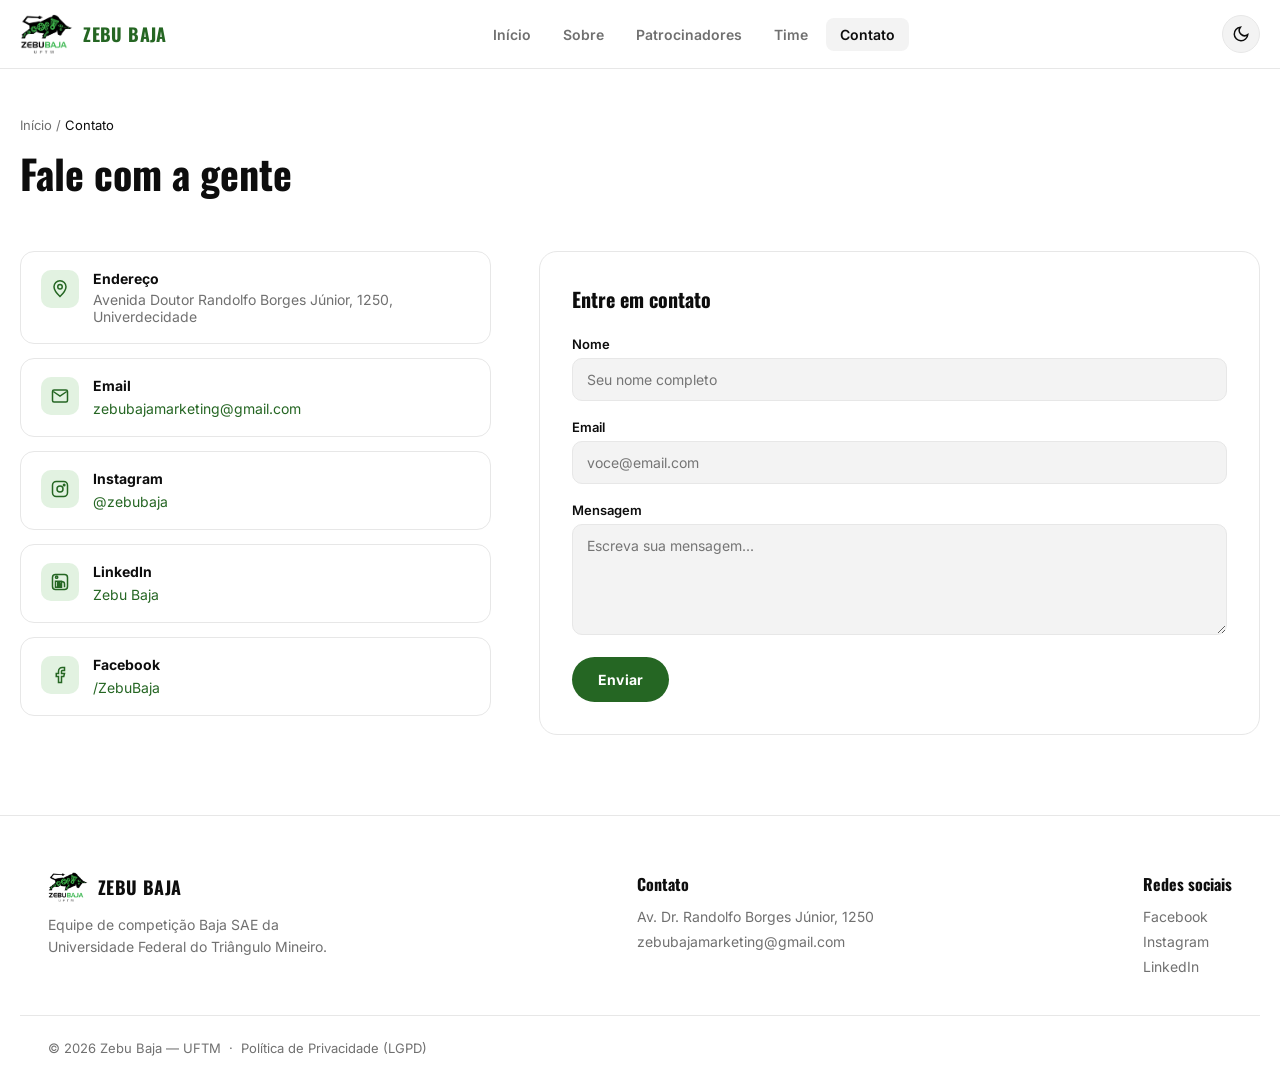
<file: contato.html>
<!doctype html>
<html lang="pt-BR">
<head>
<meta charset="utf-8">
<meta name="viewport" content="width=device-width, initial-scale=1.0">
<title>Zebu Baja — Contato</title>
<link rel="icon" href="assets/img/logo-light.png">
<link rel="preconnect" href="https://fonts.googleapis.com">
<link href="https://fonts.googleapis.com/css2?family=Oswald:wght@500;600;700&family=Inter:wght@400;500;600;700&display=swap" rel="stylesheet">
<link rel="stylesheet" href="css/style.css">
</head>
<body>
<header class="site-header">
  <div class="wrap nav-row" style="position:relative;">
    <a href="index.html" class="brand">
      <img src="assets/img/logo-light.png" alt="Zebu Baja" class="logo-img logo-light-img">
      <img src="assets/img/logo-dark.png" alt="Zebu Baja" class="logo-img logo-dark-img">
      <span class="brand-name">ZEBU BAJA</span>
    </a>
    <nav class="nav-links" data-nav-links>
        <a href="index.html">Início</a>
        <a href="sobre.html">Sobre</a>
        <a href="patrocinadores.html">Patrocinadores</a>
        <a href="time.html">Time</a>
        <a href="contato.html" class="active">Contato</a>
    </nav>
    <div class="nav-actions">
      <button class="theme-toggle" data-theme-toggle aria-label="Alternar modo claro/escuro" type="button">
        <svg class="icon-moon" viewBox="0 0 24 24" fill="none" stroke="currentColor" stroke-width="2" aria-hidden="true"><path d="M21 12.8A9 9 0 1 1 11.2 3 7 7 0 0 0 21 12.8z"/></svg>
        <svg class="icon-sun" viewBox="0 0 24 24" fill="none" stroke="currentColor" stroke-width="2" aria-hidden="true"><circle cx="12" cy="12" r="4"/><path d="M12 2v2M12 20v2M4.9 4.9l1.4 1.4M17.7 17.7l1.4 1.4M2 12h2M20 12h2M4.9 19.1l1.4-1.4M17.7 6.3l1.4-1.4"/></svg>
      </button>
      <button class="hamburger" data-hamburger aria-label="Abrir menu" aria-expanded="false" type="button">
        <span class="bar"></span><span class="bar"></span><span class="bar"></span>
      </button>
    </div>
  </div>
</header>

<div class="wrap page-head">
  <div class="breadcrumb"><a href="index.html">Início</a> / <span>Contato</span></div>
  <h1>Fale com a gente</h1>
</div>

<section class="wrap page-section" style="display:flex; flex-wrap:wrap; gap:48px;">

  <div style="flex:1 1 320px; min-width:0; display:flex; flex-direction:column; gap:14px;">
    <div class="info-card">
      <div class="ic"><svg width="18" height="18" viewBox="0 0 24 24" fill="none" stroke-width="2" aria-hidden="true"><path d="M12 22s8-7.5 8-13a8 8 0 1 0-16 0c0 5.5 8 13 8 13z"/><circle cx="12" cy="9" r="3"/></svg></div>
      <div>
        <div style="color:var(--text); font-weight:700; font-size:14px; margin-bottom:4px;">Endereço</div>
        <div style="color:var(--muted); font-size:14px;">Avenida Doutor Randolfo Borges Júnior, 1250, Univerdecidade</div>
      </div>
    </div>
    <div class="info-card">
      <div class="ic"><svg width="18" height="18" viewBox="0 0 24 24" fill="none" stroke-width="2" aria-hidden="true"><rect x="2" y="4" width="20" height="16" rx="2"/><path d="m3 6 9 6 9-6"/></svg></div>
      <div>
        <div style="color:var(--text); font-weight:700; font-size:14px; margin-bottom:4px;">Email</div>
        <a href="mailto:zebubajamarketing@gmail.com" style="font-size:14px;">zebubajamarketing@gmail.com</a>
      </div>
    </div>
    <div class="info-card">
      <div class="ic"><svg width="18" height="18" viewBox="0 0 24 24" fill="none" stroke-width="2" aria-hidden="true"><rect x="2" y="2" width="20" height="20" rx="5"/><circle cx="12" cy="12" r="4"/><circle cx="17.5" cy="6.5" r="1"/></svg></div>
      <div>
        <div style="color:var(--text); font-weight:700; font-size:14px; margin-bottom:4px;">Instagram</div>
        <a href="https://www.instagram.com/zebubaja/" style="font-size:14px;">@zebubaja</a>
      </div>
    </div>
    <div class="info-card">
      <div class="ic"><svg width="18" height="18" viewBox="0 0 24 24" fill="none" stroke-width="2" aria-hidden="true"><path d="M18 2a4 4 0 0 1 4 4v12a4 4 0 0 1-4 4H6a4 4 0 0 1-4-4V6a4 4 0 0 1 4-4z"/><path d="M9 11H6v8h3zm0-5.5A1.5 1.5 0 1 1 7.5 4 1.5 1.5 0 0 1 9 5.5zM18 19v-4.5c0-2-1-3-2.5-3S13 13 13 14.5V19m-2-8h3v8h-3z"/></svg></div>
      <div>
        <div style="color:var(--text); font-weight:700; font-size:14px; margin-bottom:4px;">LinkedIn</div>
        <a href="https://www.linkedin.com/company/zebu-baja/" style="font-size:14px;">Zebu Baja</a>
      </div>
    </div>
    <div class="info-card">
      <div class="ic"><svg width="18" height="18" viewBox="0 0 24 24" fill="none" stroke-width="2" aria-hidden="true"><path d="M18 2h-3a5 5 0 0 0-5 5v3H7v4h3v8h4v-8h3l1-4h-4V7a1 1 0 0 1 1-1h3z"/></svg></div>
      <div>
        <div style="color:var(--text); font-weight:700; font-size:14px; margin-bottom:4px;">Facebook</div>
        <a href="https://www.facebook.com/ZebuBaja" style="font-size:14px;">/ZebuBaja</a>
      </div>
    </div>
  </div>

  <form class="form-card" style="flex:2 1 420px; min-width:0;" data-contact-form novalidate>
    <h2 style="font-size:20px; margin-bottom:22px;">Entre em contato</h2>
    <div class="field">
      <label for="name">Nome</label>
      <input id="name" name="name" type="text" placeholder="Seu nome completo" required>
    </div>
    <div class="field">
      <label for="email">Email</label>
      <input id="email" name="email" type="email" placeholder="voce@email.com" required>
    </div>
    <div class="field">
      <label for="msg">Mensagem</label>
      <textarea id="msg" name="msg" rows="5" placeholder="Escreva sua mensagem..." required></textarea>
    </div>
    <button type="submit" class="btn btn-primary">Enviar</button>
    <p data-contact-status style="margin:14px 0 0; font-size:13px; color:var(--muted); display:none;"></p>
  </form>
</section>
<footer class="site-footer">
  <div class="wrap footer-grid">
    <div class="footer-col">
      <div class="brand">
        <img src="assets/img/logo-light.png" alt="" class="logo-img logo-light-img">
        <img src="assets/img/logo-dark.png" alt="" class="logo-img logo-dark-img">
        <span class="brand-name">ZEBU BAJA</span>
      </div>
      <p>Equipe de competição Baja SAE da Universidade Federal do Triângulo Mineiro.</p>
    </div>
    <div class="footer-col">
      <div class="footer-heading">Contato</div>
      <div class="footer-links">
        <span style="color:var(--muted); font-size:14px;">Av. Dr. Randolfo Borges Júnior, 1250</span>
        <a href="mailto:zebubajamarketing@gmail.com">zebubajamarketing@gmail.com</a>
      </div>
    </div>
    <div class="footer-col">
      <div class="footer-heading">Redes sociais</div>
      <div class="footer-links">
        <a href="https://www.facebook.com/ZebuBaja">Facebook</a>
        <a href="https://www.instagram.com/zebubaja/">Instagram</a>
        <a href="https://www.linkedin.com/company/zebu-baja/">LinkedIn</a>
      </div>
    </div>
  </div>
  <div class="footer-bottom">© 2026 Zebu Baja — UFTM &nbsp;·&nbsp; <a href="privacidade.html" style="color:var(--muted);">Política de Privacidade (LGPD)</a></div>
</footer>

<script src="js/main.js"></script>
</body>
</html>
</file>
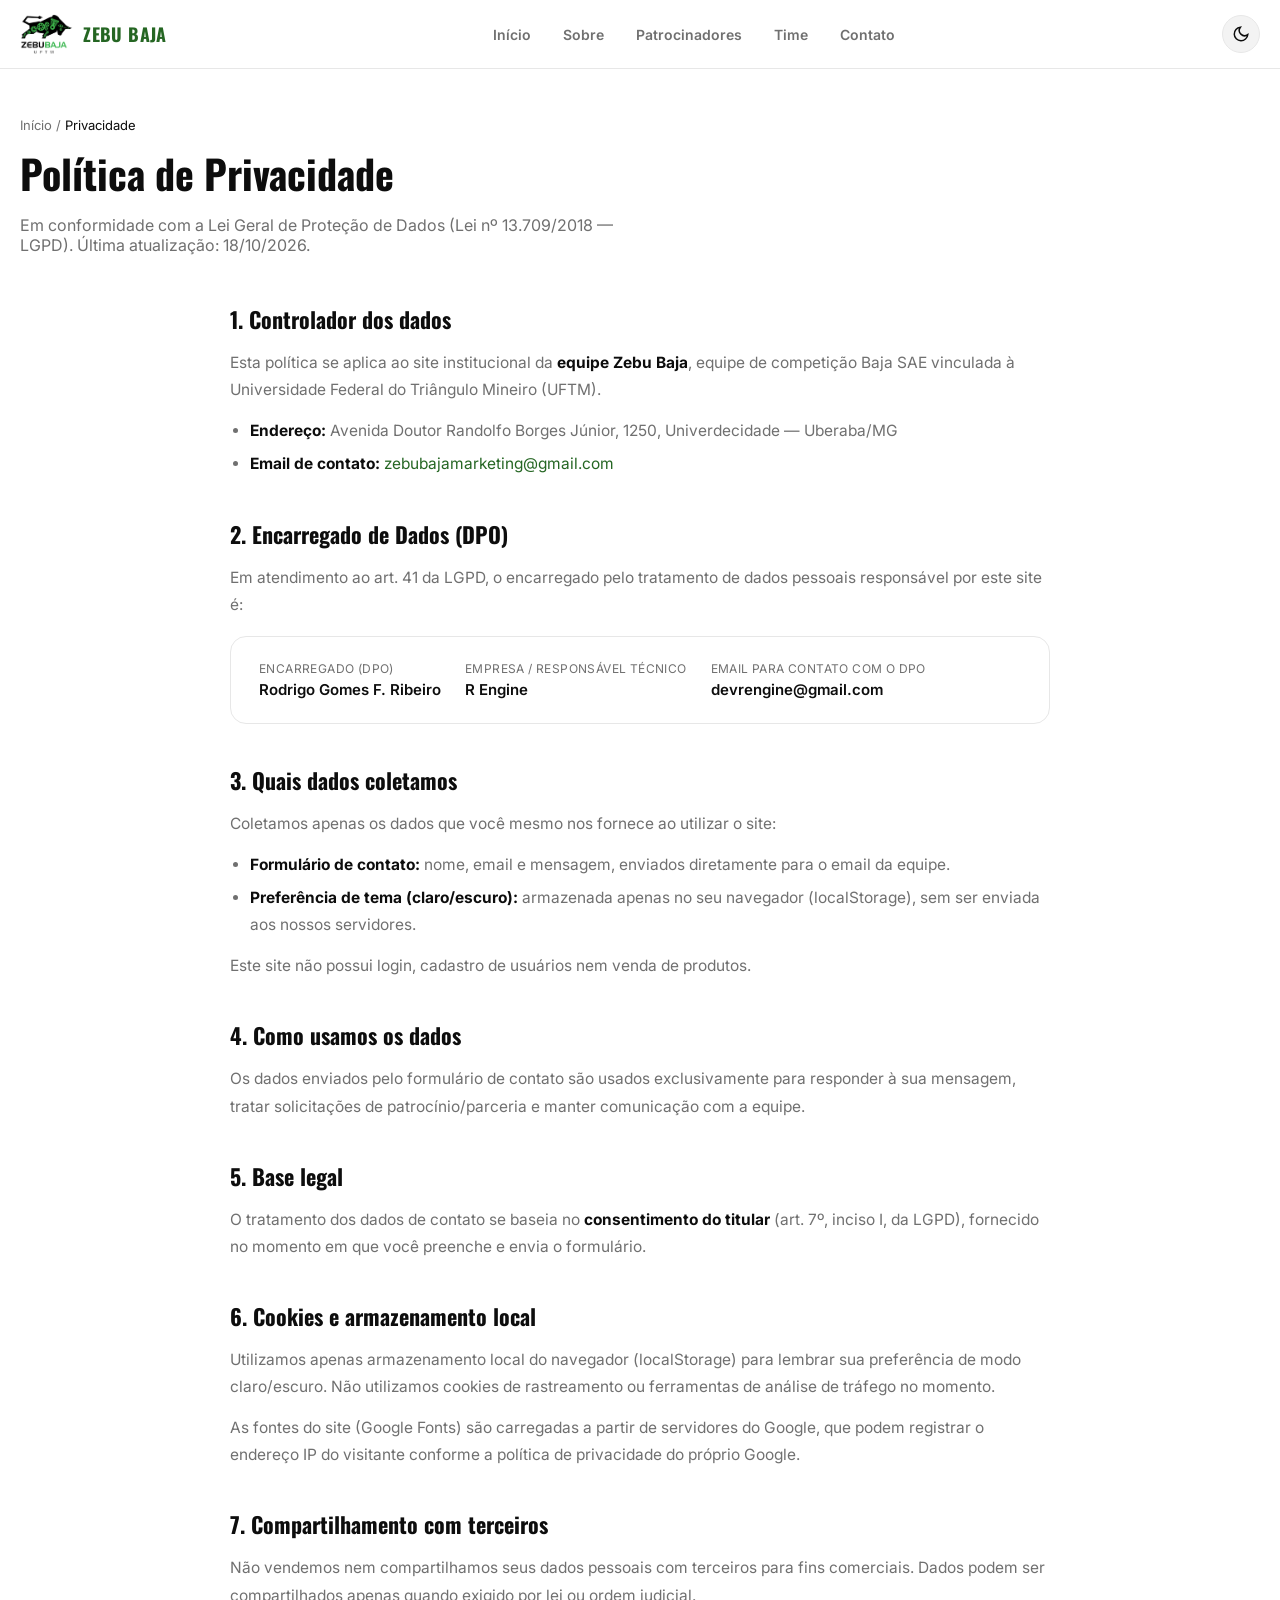
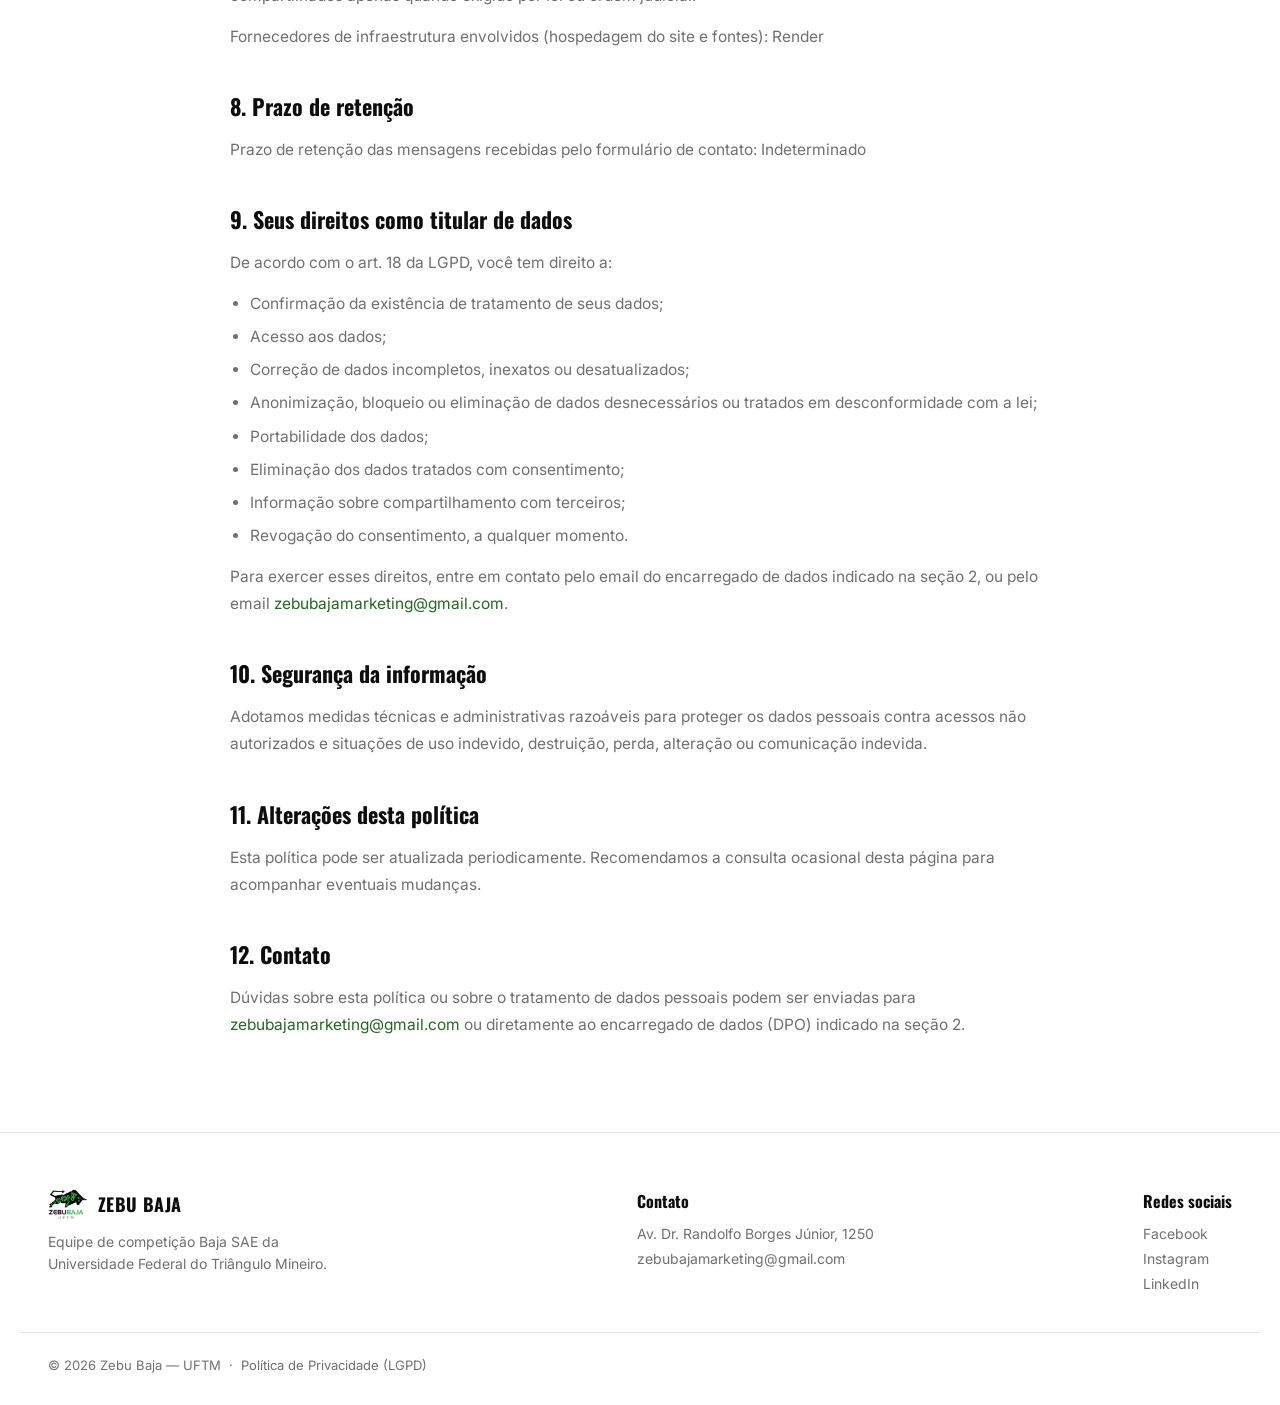
<file: privacidade.html>
<!doctype html>
<html lang="pt-BR">
<head>
<meta charset="utf-8">
<meta name="viewport" content="width=device-width, initial-scale=1.0">
<title>Zebu Baja — Privacidade (LGPD)</title>
<link rel="icon" href="assets/img/logo-light.png">
<link rel="preconnect" href="https://fonts.googleapis.com">
<link href="https://fonts.googleapis.com/css2?family=Oswald:wght@500;600;700&family=Inter:wght@400;500;600;700&display=swap" rel="stylesheet">
<link rel="stylesheet" href="css/style.css">
</head>
<body>
<header class="site-header">
  <div class="wrap nav-row" style="position:relative;">
    <a href="index.html" class="brand">
      <img src="assets/img/logo-light.png" alt="Zebu Baja" class="logo-img logo-light-img">
      <img src="assets/img/logo-dark.png" alt="Zebu Baja" class="logo-img logo-dark-img">
      <span class="brand-name">ZEBU BAJA</span>
    </a>
    <nav class="nav-links" data-nav-links>
        <a href="index.html">Início</a>
        <a href="sobre.html">Sobre</a>
        <a href="patrocinadores.html">Patrocinadores</a>
        <a href="time.html">Time</a>
        <a href="contato.html">Contato</a>
    </nav>
    <div class="nav-actions">
      <button class="theme-toggle" data-theme-toggle aria-label="Alternar modo claro/escuro" type="button">
        <svg class="icon-moon" viewBox="0 0 24 24" fill="none" stroke="currentColor" stroke-width="2" aria-hidden="true"><path d="M21 12.8A9 9 0 1 1 11.2 3 7 7 0 0 0 21 12.8z"/></svg>
        <svg class="icon-sun" viewBox="0 0 24 24" fill="none" stroke="currentColor" stroke-width="2" aria-hidden="true"><circle cx="12" cy="12" r="4"/><path d="M12 2v2M12 20v2M4.9 4.9l1.4 1.4M17.7 17.7l1.4 1.4M2 12h2M20 12h2M4.9 19.1l1.4-1.4M17.7 6.3l1.4-1.4"/></svg>
      </button>
      <button class="hamburger" data-hamburger aria-label="Abrir menu" aria-expanded="false" type="button">
        <span class="bar"></span><span class="bar"></span><span class="bar"></span>
      </button>
    </div>
  </div>
</header>

<div class="wrap page-head">
  <div class="breadcrumb"><a href="index.html">Início</a> / <span>Privacidade</span></div>
  <h1>Política de Privacidade</h1>
  <p class="page-lede">Em conformidade com a Lei Geral de Proteção de Dados (Lei nº 13.709/2018 — LGPD). Última atualização: 18/10/2026.</p>
</div>

<section class="wrap page-section legal">

  <h2>1. Controlador dos dados</h2>
  <p>Esta política se aplica ao site institucional da <strong>equipe Zebu Baja</strong>, equipe de competição Baja SAE vinculada à Universidade Federal do Triângulo Mineiro (UFTM).</p>
  <ul>
    <li><strong>Endereço:</strong> Avenida Doutor Randolfo Borges Júnior, 1250, Univerdecidade — Uberaba/MG</li>
    <li><strong>Email de contato:</strong> <a href="mailto:zebubajamarketing@gmail.com">zebubajamarketing@gmail.com</a></li>
  </ul>

  <h2>2. Encarregado de Dados (DPO)</h2>
  <p>Em atendimento ao art. 41 da LGPD, o encarregado pelo tratamento de dados pessoais responsável por este site é:</p>
  <div class="dpo-card">
    <div class="dpo-field">
      <div class="field-label">Encarregado (DPO)</div>
      <div class="field-value">Rodrigo Gomes F. Ribeiro</div>
    </div>
    <div class="dpo-field">
      <div class="field-label">Empresa / Responsável técnico</div>
      <div class="field-value">R Engine</div>
    </div>
    <div class="dpo-field">
      <div class="field-label">Email para contato com o DPO</div>
      <div class="field-value">devrengine@gmail.com</div>
    </div>
  </div>

  <h2>3. Quais dados coletamos</h2>
  <p>Coletamos apenas os dados que você mesmo nos fornece ao utilizar o site:</p>
  <ul>
    <li><strong>Formulário de contato:</strong> nome, email e mensagem, enviados diretamente para o email da equipe.</li>
    <li><strong>Preferência de tema (claro/escuro):</strong> armazenada apenas no seu navegador (localStorage), sem ser enviada aos nossos servidores.</li>
  </ul>
  <p>Este site não possui login, cadastro de usuários nem venda de produtos.</p>

  <h2>4. Como usamos os dados</h2>
  <p>Os dados enviados pelo formulário de contato são usados exclusivamente para responder à sua mensagem, tratar solicitações de patrocínio/parceria e manter comunicação com a equipe.</p>

  <h2>5. Base legal</h2>
  <p>O tratamento dos dados de contato se baseia no <strong>consentimento do titular</strong> (art. 7º, inciso I, da LGPD), fornecido no momento em que você preenche e envia o formulário.</p>

  <h2>6. Cookies e armazenamento local</h2>
  <p>Utilizamos apenas armazenamento local do navegador (localStorage) para lembrar sua preferência de modo claro/escuro. Não utilizamos cookies de rastreamento ou ferramentas de análise de tráfego no momento.</p>
  <p>As fontes do site (Google Fonts) são carregadas a partir de servidores do Google, que podem registrar o endereço IP do visitante conforme a política de privacidade do próprio Google.</p>

  <h2>7. Compartilhamento com terceiros</h2>
  <p>Não vendemos nem compartilhamos seus dados pessoais com terceiros para fins comerciais. Dados podem ser compartilhados apenas quando exigido por lei ou ordem judicial.</p>
  <p>Fornecedores de infraestrutura envolvidos (hospedagem do site e fontes): Render</p>

  <h2>8. Prazo de retenção</h2>
  <p>Prazo de retenção das mensagens recebidas pelo formulário de contato: Indeterminado</p>

  <h2>9. Seus direitos como titular de dados</h2>
  <p>De acordo com o art. 18 da LGPD, você tem direito a:</p>
  <ul>
    <li>Confirmação da existência de tratamento de seus dados;</li>
    <li>Acesso aos dados;</li>
    <li>Correção de dados incompletos, inexatos ou desatualizados;</li>
    <li>Anonimização, bloqueio ou eliminação de dados desnecessários ou tratados em desconformidade com a lei;</li>
    <li>Portabilidade dos dados;</li>
    <li>Eliminação dos dados tratados com consentimento;</li>
    <li>Informação sobre compartilhamento com terceiros;</li>
    <li>Revogação do consentimento, a qualquer momento.</li>
  </ul>
  <p>Para exercer esses direitos, entre em contato pelo email do encarregado de dados indicado na seção 2, ou pelo email <a href="mailto:zebubajamarketing@gmail.com">zebubajamarketing@gmail.com</a>.</p>

  <h2>10. Segurança da informação</h2>
  <p>Adotamos medidas técnicas e administrativas razoáveis para proteger os dados pessoais contra acessos não autorizados e situações de uso indevido, destruição, perda, alteração ou comunicação indevida.</p>

  <h2>11. Alterações desta política</h2>
  <p>Esta política pode ser atualizada periodicamente. Recomendamos a consulta ocasional desta página para acompanhar eventuais mudanças.</p>

  <h2>12. Contato</h2>
  <p>Dúvidas sobre esta política ou sobre o tratamento de dados pessoais podem ser enviadas para <a href="mailto:zebubajamarketing@gmail.com">zebubajamarketing@gmail.com</a> ou diretamente ao encarregado de dados (DPO) indicado na seção 2.</p>

</section>
<footer class="site-footer">
  <div class="wrap footer-grid">
    <div class="footer-col">
      <div class="brand">
        <img src="assets/img/logo-light.png" alt="" class="logo-img logo-light-img">
        <img src="assets/img/logo-dark.png" alt="" class="logo-img logo-dark-img">
        <span class="brand-name">ZEBU BAJA</span>
      </div>
      <p>Equipe de competição Baja SAE da Universidade Federal do Triângulo Mineiro.</p>
    </div>
    <div class="footer-col">
      <div class="footer-heading">Contato</div>
      <div class="footer-links">
        <span style="color:var(--muted); font-size:14px;">Av. Dr. Randolfo Borges Júnior, 1250</span>
        <a href="mailto:zebubajamarketing@gmail.com">zebubajamarketing@gmail.com</a>
      </div>
    </div>
    <div class="footer-col">
      <div class="footer-heading">Redes sociais</div>
      <div class="footer-links">
        <a href="https://www.facebook.com/ZebuBaja">Facebook</a>
        <a href="https://www.instagram.com/zebubaja/">Instagram</a>
        <a href="https://www.linkedin.com/company/zebu-baja/">LinkedIn</a>
      </div>
    </div>
  </div>
  <div class="footer-bottom">© 2026 Zebu Baja — UFTM &nbsp;·&nbsp; <a href="privacidade.html" style="color:var(--muted);">Política de Privacidade (LGPD)</a></div>
</footer>

<script src="js/main.js"></script>
</body>
</html>
</file>
<file: css/style.css>
/* ===== Zebu Baja — estilos globais ===== */

:root{
  --green: #3DAA35;
  --green-dark: #256623;
  --green-light: #6FD168;

  --black: #0D0D0D;
  --white: #FFFFFF;

  --gray-900: #171717;
  --gray-800: #232323;
  --gray-700: #3A3A3A;
  --gray-500: #707070;
  --gray-300: #C9C9C9;
  --gray-150: #E7E7E7;
  --gray-100: #F3F3F3;

  --radius: 14px;
  --font-head: 'Oswald', sans-serif;
  --font-body: 'Inter', sans-serif;
}

/* ---- Tema claro (padrão) ---- */
:root,
:root[data-theme="light"]{
  --bg: var(--white);
  --bg-alt: var(--gray-100);
  --surface: var(--white);
  --surface-2: var(--gray-100);
  --border: var(--gray-150);
  --text: var(--black);
  --muted: var(--gray-500);
  --accent: var(--green-dark);
  --accent-ink: var(--white);
  --header-bg: rgba(255,255,255,.88);
}

/* ---- Tema escuro ---- */
:root[data-theme="dark"]{
  --bg: var(--black);
  --bg-alt: var(--gray-900);
  --surface: var(--gray-900);
  --surface-2: var(--gray-800);
  --border: var(--gray-700);
  --text: var(--white);
  --muted: var(--gray-300);
  --accent: var(--green-light);
  --accent-ink: var(--black);
  --header-bg: rgba(13,13,13,.88);
}

/* Segue o sistema quando ainda não houver escolha salva */
@media (prefers-color-scheme: dark){
  :root:not([data-theme="light"]):not([data-theme="dark"]){
    --bg: var(--black);
    --bg-alt: var(--gray-900);
    --surface: var(--gray-900);
    --surface-2: var(--gray-800);
    --border: var(--gray-700);
    --text: var(--white);
    --muted: var(--gray-300);
    --accent: var(--green-light);
    --accent-ink: var(--black);
    --header-bg: rgba(13,13,13,.88);
  }
}

*{box-sizing:border-box;}
html{scroll-behavior:smooth;}
body{
  margin:0;
  background:var(--bg);
  color:var(--text);
  font-family:var(--font-body);
  transition:background .2s ease, color .2s ease;
}
h1,h2,h3{
  font-family:var(--font-head);
  font-weight:700;
  color:var(--text);
  margin:0;
}
a{color:var(--accent); text-decoration:none;}
a:hover{opacity:.8;}
img{max-width:100%; display:block;}
.wrap{max-width:1240px; margin:0 auto; padding:0 28px;}
.eyebrow{
  font-family:var(--font-head); font-weight:600; letter-spacing:3px;
  text-transform:uppercase; font-size:13px; color:var(--accent);
}

/* ---- Header / navegação ---- */
.site-header{
  position:sticky; top:0; z-index:100;
  background:var(--header-bg);
  backdrop-filter:blur(10px);
  border-bottom:1px solid var(--border);
}
.nav-row{
  display:flex; align-items:center; justify-content:space-between;
  gap:20px; padding:14px 0;
}
.brand{display:flex; align-items:center; gap:10px;}
.brand img{height:40px; width:auto;}
.brand-name{font-family:var(--font-head); font-weight:700; font-size:18px; letter-spacing:.4px;}
.logo-img{height:40px; width:auto;}
.logo-dark-img{display:none;}
:root[data-theme="dark"] .logo-light-img{display:none;}
:root[data-theme="dark"] .logo-dark-img{display:block;}
.footer-col .logo-img{height:30px;}

.nav-links{display:flex; gap:4px; align-items:center;}
.nav-links a{
  padding:8px 14px; border-radius:8px; color:var(--muted);
  font-weight:600; font-size:14px;
}
.nav-links a:hover, .nav-links a.active{color:var(--text); background:var(--surface-2); opacity:1;}

.nav-actions{display:flex; align-items:center; gap:10px;}

.theme-toggle{
  width:38px; height:38px; border-radius:999px; border:1px solid var(--border);
  background:var(--surface-2); color:var(--text); cursor:pointer;
  display:flex; align-items:center; justify-content:center;
}
.theme-toggle svg{width:18px; height:18px;}
.theme-toggle .icon-sun{display:none;}
:root[data-theme="dark"] .theme-toggle .icon-moon{display:none;}
:root[data-theme="dark"] .theme-toggle .icon-sun{display:block;}

.hamburger{
  display:none; width:42px; height:42px; border-radius:10px;
  border:1px solid var(--border); background:var(--surface-2);
  cursor:pointer; flex-direction:column; align-items:center; justify-content:center; gap:4px;
}
.hamburger .bar{width:20px; height:2px; background:var(--text); border-radius:2px; transition:transform .2s ease, opacity .2s ease;}
.hamburger[aria-expanded="true"] .bar:nth-child(1){transform:translateY(6px) rotate(45deg);}
.hamburger[aria-expanded="true"] .bar:nth-child(2){opacity:0;}
.hamburger[aria-expanded="true"] .bar:nth-child(3){transform:translateY(-6px) rotate(-45deg);}

@media (max-width: 820px){
  .nav-links{
    position:absolute; top:100%; left:0; right:0;
    flex-direction:column; align-items:stretch; gap:2px;
    background:var(--bg); border-bottom:1px solid var(--border);
    padding:10px 20px 18px;
    display:none;
  }
  .nav-links.open{display:flex;}
  .nav-links a{padding:12px 10px;}
  .hamburger{display:flex;}
}

/* ---- Botões ---- */
.btn{
  display:inline-flex; align-items:center; gap:8px;
  padding:14px 26px; border-radius:999px; font-weight:700; font-size:14px;
  letter-spacing:.3px; border:none; cursor:pointer; font-family:var(--font-body);
}
.btn-primary{background:var(--accent); color:var(--accent-ink);}
.btn-primary:hover{opacity:.88;}
.btn-ghost{background:transparent; color:var(--text); border:1px solid var(--border);}
.btn-ghost:hover{border-color:var(--accent); color:var(--accent); opacity:1;}

/* ---- Cards ---- */
.card{background:var(--surface); border:1px solid var(--border); border-radius:var(--radius);}
.chip{display:flex; align-items:center; gap:10px; background:var(--surface); border:1px solid var(--border); border-radius:12px; padding:14px 16px; font-size:14px;}

/* ---- Breadcrumb / header de página ---- */
.page-head{padding:48px 0 8px;}
.breadcrumb{color:var(--muted); font-size:13px; margin-bottom:10px;}
.breadcrumb a{color:var(--muted);}
.breadcrumb span{color:var(--text);}
.page-head h1{font-size:40px;}
.page-lede{color:var(--muted); font-size:16px; max-width:640px; margin:12px 0 0;}

/* ---- Hero (home) ---- */
.hero{position:relative; min-height:560px; display:flex; align-items:center; background:var(--black); overflow:hidden;}
.hero img.bg{position:absolute; inset:0; width:100%; height:100%; object-fit:cover; opacity:.5;}
.hero .overlay{position:absolute; inset:0; background:linear-gradient(0deg, var(--black) 0%, rgba(13,13,13,.35) 55%, rgba(13,13,13,.7) 100%);}
.hero .content{position:relative; padding:120px 0 90px; color:#fff;}
.hero h1{font-size:clamp(40px,7vw,76px); line-height:1; color:#fff; margin-bottom:18px;}
.hero p{color:var(--gray-300); font-size:18px; max-width:560px; line-height:1.6; margin:0 0 32px;}
.hero .eyebrow{color:var(--green-light);}
.hero .btn-ghost{color:#fff; border-color:rgba(255,255,255,.55);}
.hero .btn-ghost:hover{color:var(--green-light); border-color:var(--green-light); opacity:1;}

/* ---- Media card ---- */
.media-card{
  display:flex; gap:24px; align-items:center; background:var(--surface);
  border:1px solid var(--border); border-radius:18px; padding:20px; flex-wrap:wrap;
}
.media-thumb{position:relative; width:260px; max-width:100%; flex-shrink:0; border-radius:12px; overflow:hidden;}
.media-thumb img{width:100%; display:block;}
.play-btn{position:absolute; inset:0; display:flex; align-items:center; justify-content:center; background:rgba(0,0,0,.25);}
.play-btn span{width:52px; height:52px; border-radius:999px; background:var(--accent); display:flex; align-items:center; justify-content:center;}

/* ---- Zig-zag ---- */
.zigzag{display:flex; flex-wrap:wrap; align-items:center; gap:48px; margin-bottom:72px;}
.zigzag.reverse{flex-wrap:wrap-reverse;}
.zigzag img{flex:1 1 420px; min-width:0; border-radius:18px; width:100%; height:340px; object-fit:cover;}
.zigzag .text{flex:1 1 380px; min-width:0;}
.zigzag h3{font-size:24px; margin-bottom:14px;}
.zigzag p{color:var(--muted); font-size:16px; line-height:1.7; margin:0;}

/* ---- Manifesto band ---- */
.manifesto{background:var(--surface); border-top:1px solid var(--border); border-bottom:1px solid var(--border); padding:80px 0;}
.manifesto .wrap{max-width:800px; text-align:center;}
.manifesto p{font-family:var(--font-head); font-weight:500; font-size:24px; line-height:1.5; color:var(--text); margin:0;}

/* ---- CTA band ---- */
.cta-band{
  background:linear-gradient(135deg, var(--green), var(--green-dark));
  border-radius:24px; padding:56px;
  display:flex; flex-wrap:wrap; align-items:center; justify-content:space-between; gap:24px;
}
.cta-band h2{font-size:26px; color:#fff;}
.cta-band p{color:rgba(255,255,255,.85); margin:8px 0 0; font-size:15px;}
.cta-band a.btn{background:#fff; color:var(--green-dark);}

/* ---- Grids de conquistas / sponsors / time ---- */
.achv{background:var(--surface); border:1px solid var(--border); border-radius:16px; padding:22px; text-align:center;}
.achv .rank{font-family:var(--font-head); font-weight:700; font-size:28px; color:var(--accent); margin-bottom:6px;}
.achv .label{color:var(--text); font-size:13px; line-height:1.4;}

.sp-card{background:var(--surface); border:1px solid var(--border); border-radius:18px; padding:28px; display:flex; flex-direction:column; align-items:center; text-align:center; gap:16px;}
.sp-card img{width:100%; max-width:220px; height:110px; object-fit:contain; border-radius:10px; background:#fff;}
.sp-btn{border:1px solid var(--border); border-radius:999px; padding:10px 20px; font-size:13px; font-weight:700; color:var(--text);}
.sp-btn:hover{border-color:var(--accent); color:var(--accent); opacity:1;}

.member-card{background:var(--surface); border:1px solid var(--border); border-radius:14px; overflow:hidden; display:flex; flex-direction:column;}
.member-card img{width:100%; height:200px; object-fit:cover; background:var(--surface-2);}
.member-card .body{padding:14px 16px;}
.member-card .name{font-family:var(--font-head); font-weight:700; color:var(--text); font-size:15px; line-height:1.3;}
.badge{display:inline-block; font-size:11px; font-weight:700; letter-spacing:.3px; padding:3px 9px; border-radius:999px; margin-top:6px;}
.badge-lead{background:rgba(61,170,53,.18); color:var(--accent);}
.badge-member{background:var(--surface-2); color:var(--muted);}
.sector-title{font-size:20px; margin-bottom:18px; padding-bottom:10px; border-bottom:1px solid var(--border);}

/* ---- Contato ---- */
.info-card{display:flex; gap:14px; align-items:flex-start; background:var(--surface); border:1px solid var(--border); border-radius:14px; padding:18px 20px;}
.info-card .ic{width:38px; height:38px; border-radius:10px; background:rgba(61,170,53,.15); display:flex; align-items:center; justify-content:center; flex-shrink:0;}
.info-card .ic svg{stroke:var(--accent);}
.form-card{background:var(--surface); border:1px solid var(--border); border-radius:18px; padding:32px;}
label{display:block; font-size:13px; font-weight:600; color:var(--text); margin-bottom:6px;}
input, textarea{
  width:100%; background:var(--surface-2); border:1px solid var(--border); border-radius:10px;
  padding:12px 14px; color:var(--text); font-family:var(--font-body); font-size:14px;
}
input:focus, textarea:focus{outline:none; border-color:var(--accent);}
.field{margin-bottom:18px;}

/* ---- Footer ---- */
.site-footer{background:var(--surface); border-top:1px solid var(--border); padding:56px 0 32px; margin-top:auto;}
.footer-grid{display:flex; flex-wrap:wrap; gap:40px; justify-content:space-between;}
.footer-col{max-width:320px;}
.footer-col .brand{margin-bottom:12px;}
.footer-col p{color:var(--muted); font-size:14px; line-height:1.6; margin:0;}
.footer-heading{color:var(--text); font-weight:700; margin-bottom:12px; font-family:var(--font-head);}
.footer-links{display:flex; flex-direction:column; gap:8px;}
.footer-links a{color:var(--muted); font-size:14px;}
.footer-bottom{max-width:1240px; margin:40px auto 0; padding:24px 28px 0; border-top:1px solid var(--border); color:var(--muted); font-size:13px;}

.page-section{padding:40px 0 80px;}

/* ---- Política de Privacidade / LGPD ---- */
.legal{max-width:820px;}
.legal h2{font-size:22px; margin:40px 0 14px;}
.legal h2:first-child{margin-top:0;}
.legal h3{font-size:16px; margin:22px 0 8px; color:var(--text);}
.legal p{color:var(--muted); line-height:1.75; font-size:15.5px; margin:0 0 14px;}
.legal ul{margin:0 0 14px; padding-left:20px; color:var(--muted); line-height:1.75; font-size:15.5px;}
.legal li{margin-bottom:6px;}
.legal strong{color:var(--text);}
.dpo-card{display:flex; flex-wrap:wrap; gap:24px; background:var(--surface); border:1px solid var(--border); border-radius:16px; padding:24px 28px; margin:18px 0 32px;}
.dpo-card .field-label{font-size:12px; text-transform:uppercase; letter-spacing:.4px; color:var(--muted); margin-bottom:4px;}
.dpo-card .field-value{font-size:15px; color:var(--text); font-weight:600;}
.dpo-field{min-width:160px;}
.fill-pending{
  display:inline-block;
  color:var(--muted);
  font-style:italic;
  border-bottom:2px solid var(--accent);
  padding-bottom:1px;
}

/* utilidades */
.grid-cards{display:grid; grid-template-columns:repeat(auto-fit,minmax(260px,1fr)); gap:24px;}
.grid-achv{display:grid; grid-template-columns:repeat(auto-fill,minmax(200px,1fr)); gap:18px;}
.grid-members{display:grid; grid-template-columns:repeat(auto-fill,minmax(210px,1fr)); gap:18px;}
</file>
